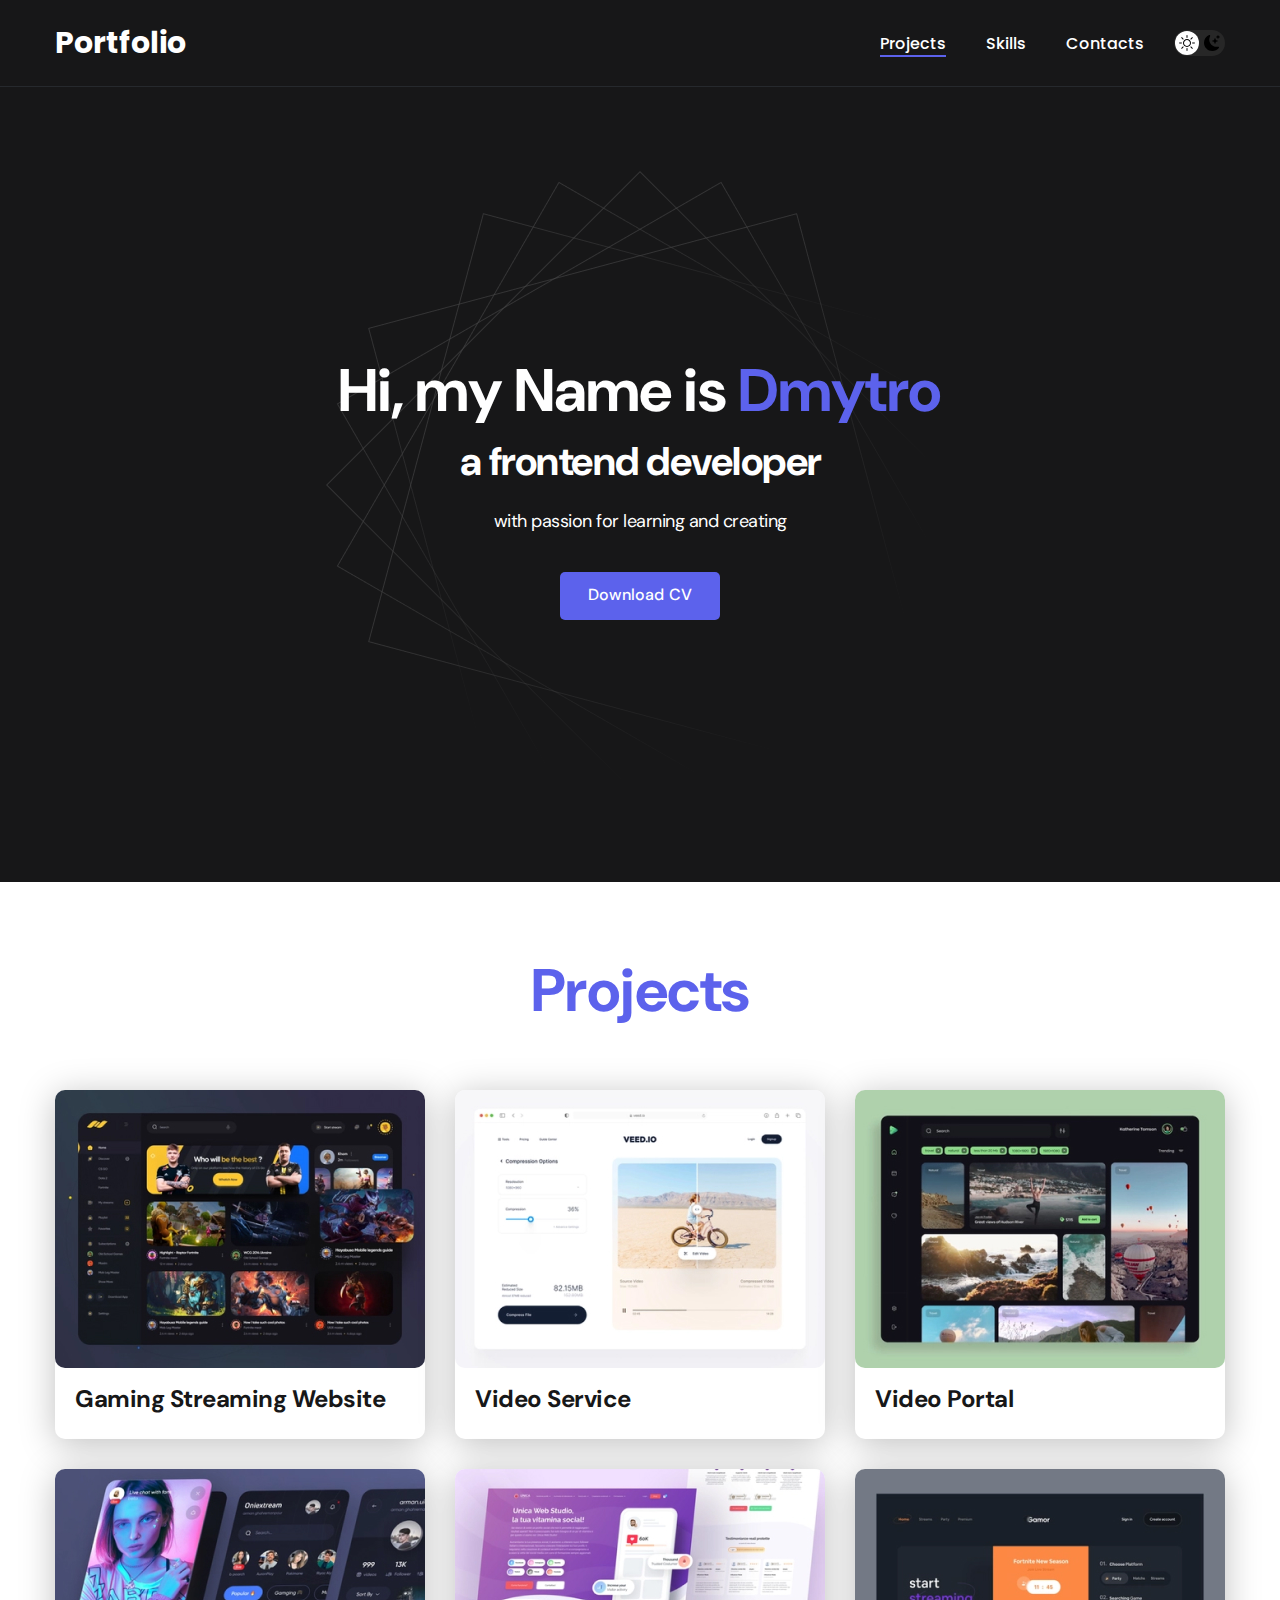
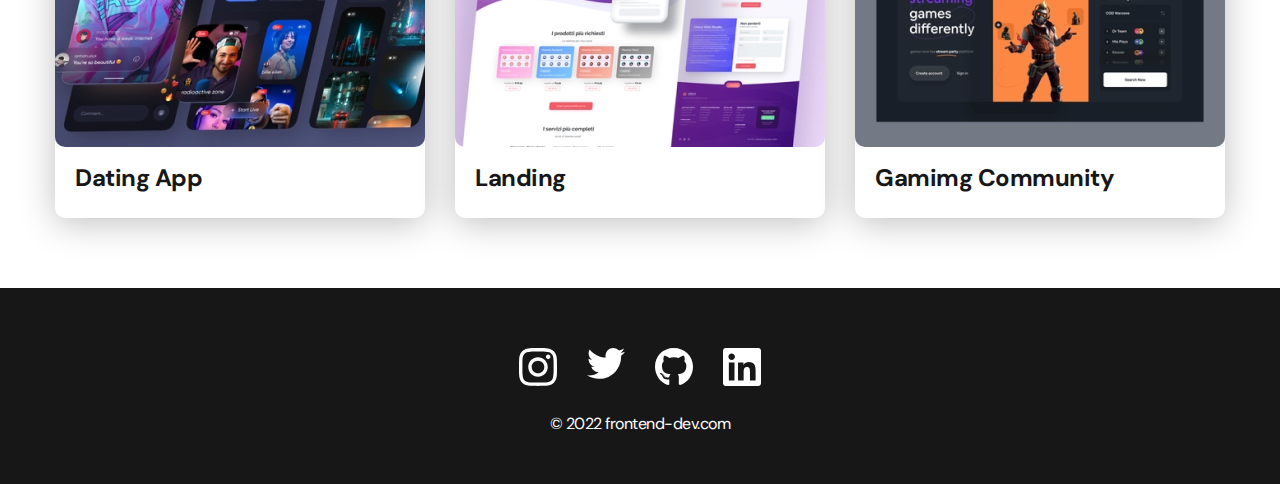
<file: index.html>
<!DOCTYPE html>
<html lang="en">

<head>
	<meta charset="UTF-8">
	<meta http-equiv="X-UA-Compatible" content="IE=edge">
	<meta name="viewport" content="width=device-width, initial-scale=1.0">
	<title>Portfolio</title>
	<link rel="stylesheet" href="./css/main.css">
</head>

<body>
	<nav class="nav">
		<div class="container">
			<div class="nav-row">
				<a href="./index.html" class="logo"><strong>Portfolio</strong></a>

				<button class="dark-mode-btn">
					<img src="./img/icons/sun.svg" alt="Light mode" class="dark-mode-btn__icon">
					<img src="./img/icons/moon.svg" alt="Dark mode" class="dark-mode-btn__icon">
				</button>

				<ul class="nav-list">
					<li class="nav-list__item"><a href="./index.html"
							class="nav-list__link nav-list__link--active">Projects</a></li>
					<li class="nav-list__item"><a href="./skills.html" class="nav-list__link">Skills</a></li>
					<li class="nav-list__item"><a href="./contacts.html" class="nav-list__link">Contacts</a></li>

				</ul>
			</div>
		</div>
	</nav>

	<header class="header">
		<div class="header__wrapper">
			<h1 class="header__title">
				<strong>Hi, my Name is <em>Dmytro</em></strong></br>
				a frontend developer
			</h1>
			<div class="header__text">
				<p>with passion for learning and creating</p>
			</div>
			<a href="#!" class="btn"> Download CV</a>
		</div>
	</header>

	<main class="section">
		<div class="container">
			<h2 class="title-1">Projects</h2>
			<ul class="projects">
				<li class="project">
					<a href="./project-page.html">
						<img src="./img/projects/01.jpg" alt="Project Img" class="project__img">
						<h3 class="project__title">Gaming Streaming Website</h3>
					</a>
				</li>
				<li class="project">
					<a href="./project-page.html">
						<img src="./img/projects/02.jpg" alt="Project Img" class="project__img">
						<h3 class="project__title">Video Service</h3>
					</a>
				</li>
				<li class="project">
					<a href="./project-page.html">
						<img src="./img/projects/03.jpg" alt="Project Img" class="project__img">
						<h3 class="project__title">Video Portal</h3>
					</a>
				</li>
				<li class="project">
					<a href="./project-page.html">
						<img src="./img/projects/04.jpg" alt="Project Img" class="project__img">
						<h3 class="project__title">Dating App</h3>
					</a>
				</li>
				<li class="project">
					<a href="./project-page.html">
						<img src="./img/projects/05.jpg" alt="Project Img" class="project__img">
						<h3 class="project__title">Landing</h3>
					</a>
				</li>
				<li class="project">
					<a href="./project-page.html">
						<img src="./img/projects/06.jpg" alt="Project Img" class="project__img">
						<h3 class="project__title">Gamimg Community</h3>
					</a>
				</li>
			</ul>
		</div>
	</main>

	<footer class="footer">
		<div class="container">
			<div class="footer__wrapper">
				<ul class="social">
					<li class="social__item"><a href="#!"><img src="./img/icons/instagram.svg" alt="Link"></a></li>
					<li class="social__item"><a href="#!"><img src="./img/icons/twitter.svg" alt="Link"></a></li>
					<li class="social__item"><a href="#!"><img src="./img/icons/gitHub.svg" alt="Link"></a></li>
					<li class="social__item"><a href="#!"><img src="./img/icons/linkedIn.svg" alt="Link"></a></li>
				</ul>
				<div class="copyright">
					<p>© 2022 frontend-dev.com</p>
				</div>
			</div>
		</div>

	</footer>

<script src="./js/main.js"></script>
</body>

</html>
</file>
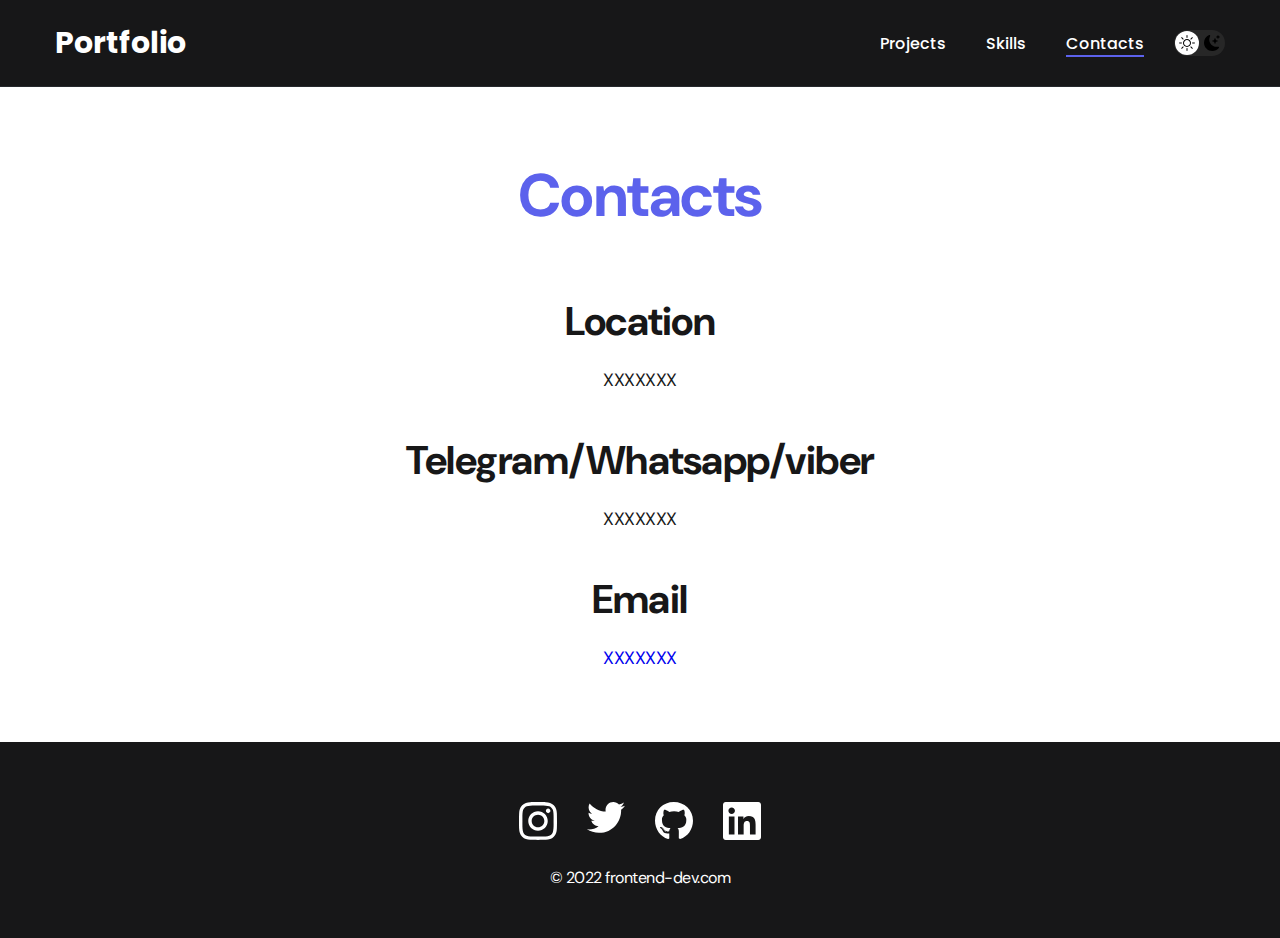
<file: contacts.html>
<!DOCTYPE html>
<html lang="en">

<head>
	<meta charset="UTF-8">
	<meta http-equiv="X-UA-Compatible" content="IE=edge">
	<meta name="viewport" content="width=device-width, initial-scale=1.0">
	<title>Portfolio</title>
	<link rel="stylesheet" href="./css/main.css">
</head>

<body>
	<nav class="nav">
		<div class="container">
			<div class="nav-row">
				<a href="./index.html" class="logo"><strong>Portfolio</strong></a>

				<button class="dark-mode-btn">
					<img src="./img/icons/sun.svg" alt="Light mode" class="dark-mode-btn__icon">
					<img src="./img/icons/moon.svg" alt="Dark mode" class="dark-mode-btn__icon">
				</button>

				<ul class="nav-list">
					<li class="nav-list__item"><a href="./index.html" class="nav-list__link ">Projects</a></li>
					<li class="nav-list__item"><a href="./skills.html" class="nav-list__link">Skills</a></li>
					<li class="nav-list__item"><a href="./contacts.html" class="nav-list__link nav-list__link--active">Contacts</a></li>
				</ul>
			</div>
		</div>
	</nav>

	<main class="section">
		<div class="container">
			<h1 class="title-1">Contacts</h2>


				<ul class="content-list">
					<li class="content-list__item">
						<h2 class="title-2">Location</h2>
						<p>XXXXXXX</p>

					</li>
					<li class="content-list__item">
						<h2 class="title-2">Telegram/Whatsapp/viber</h2>
						<p>XXXXXXX</p>

					</li>
					<li class="content-list__item">
						<h2 class="title-2">Email</h2>
						<p><a href="mailto:webdev@gmail.com">XXXXXXX</a></p>

					</li>
				</ul>
		</div>
	</main>

	<footer class="footer">
		<div class="container">
			<div class="footer__wrapper">
				<ul class="social">
					<li class="social__item"><a href="#!"><img src="./img/icons/instagram.svg" alt="Link"></a></li>
					<li class="social__item"><a href="#!"><img src="./img/icons/twitter.svg" alt="Link"></a></li>
					<li class="social__item"><a href="#!"><img src="./img/icons/gitHub.svg" alt="Link"></a></li>
					<li class="social__item"><a href="#!"><img src="./img/icons/linkedIn.svg" alt="Link"></a></li>
				</ul>
				<div class="copyright">
					<p>© 2022 frontend-dev.com</p>
				</div>
			</div>
		</div>

	</footer>

<script src="./js/main.js"></script>

</body>

</html>
</file>
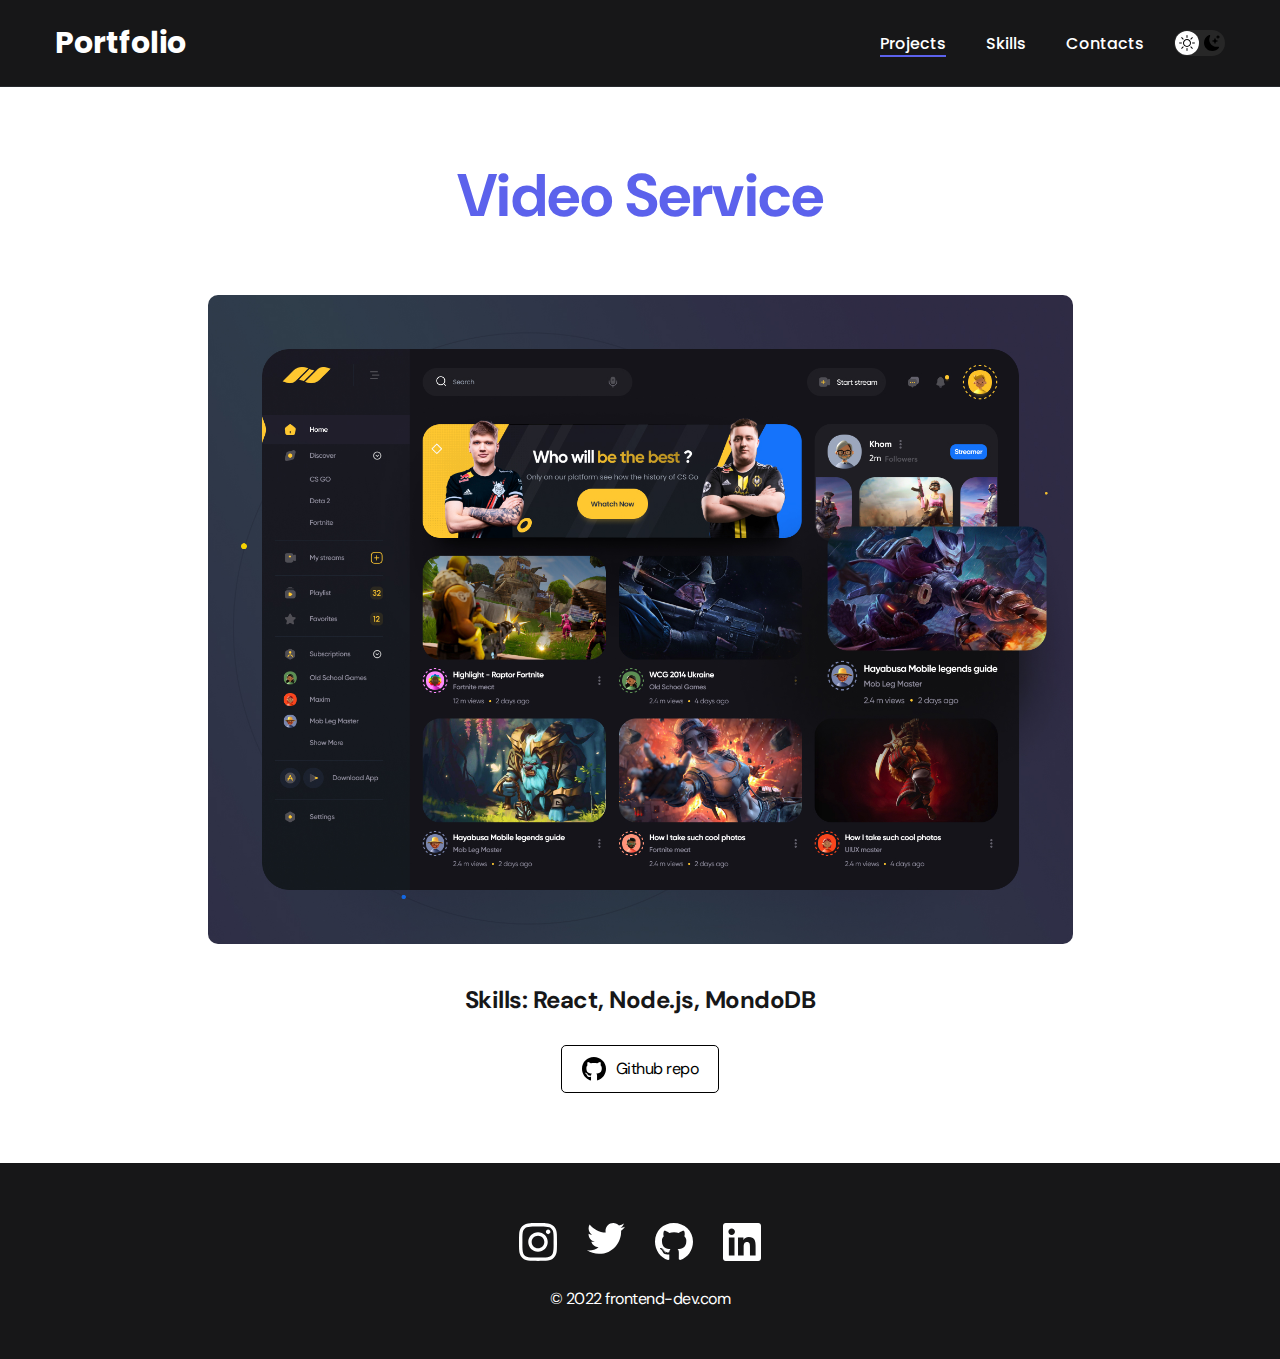
<file: project-page1.html>
<!DOCTYPE html>
<html lang="en">

<head>
	<meta charset="UTF-8">
	<meta http-equiv="X-UA-Compatible" content="IE=edge">
	<meta name="viewport" content="width=device-width, initial-scale=1.0">
	<title>Portfolio</title>
	<link rel="stylesheet" href="./css/main.css">
</head>

<body>
	<nav class="nav">
		<div class="container">
			<div class="nav-row">
				<a href="./index.html" class="logo"><strong>Portfolio</strong></a>

				<button class="dark-mode-btn">
					<img src="./img/icons/sun.svg" alt="Light mode" class="dark-mode-btn__icon">
					<img src="./img/icons/moon.svg" alt="Dark mode" class="dark-mode-btn__icon">
				</button>

				<ul class="nav-list">
					<li class="nav-list__item"><a href="./index.html"
							class="nav-list__link nav-list__link--active">Projects</a></li>
					<li class="nav-list__item"><a href="./skills.html" class="nav-list__link">Skills</a></li>
					<li class="nav-list__item"><a href="./contacts.html" class="nav-list__link">Contacts</a></li>

				</ul>
			</div>
		</div>
	</nav>

	<main class="section">
		<div class="container">
			<div class="project-details">

				<h1 class="title-1">Video Service</h2>
				
				<img src="./img/projects/01-big.jpg" alt="" class="project-details__cover">

				<div class="project-details__desc">
					<p>Skills: React, Node.js, MondoDB</p>
				</div>
				
				<a href="#!" class="btn-outline">
					<img src="./img/icons/gitHub-black.svg" alt="">
					Github repo
				</a>

			</div>
		</div>
	</main>

	<footer class="footer">
		<div class="container">
			<div class="footer__wrapper">
				<ul class="social">
					<li class="social__item"><a href="#!"><img src="./img/icons/instagram.svg" alt="Link"></a></li>
					<li class="social__item"><a href="#!"><img src="./img/icons/twitter.svg" alt="Link"></a></li>
					<li class="social__item"><a href="#!"><img src="./img/icons/gitHub.svg" alt="Link"></a></li>
					<li class="social__item"><a href="#!"><img src="./img/icons/linkedIn.svg" alt="Link"></a></li>
				</ul>
				<div class="copyright">
					<p>© 2022 frontend-dev.com</p>
				</div>
			</div>
		</div>

	</footer>

<script src="./js/main.js"></script>

</body>

</html>
</file>
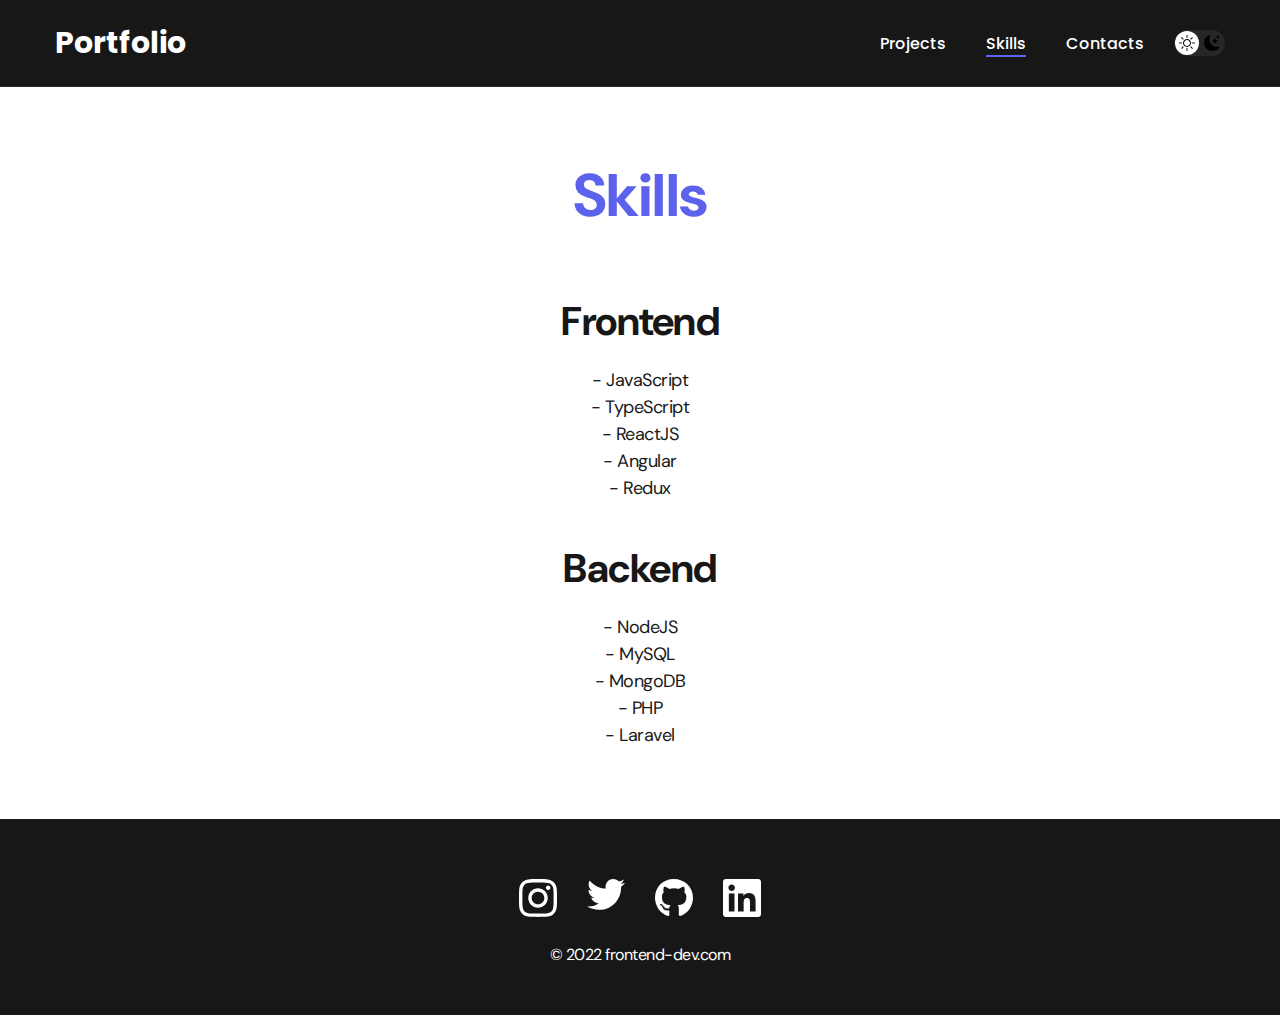
<file: skills.html>
<!DOCTYPE html>
<html lang="en">

<head>
	<meta charset="UTF-8">
	<meta http-equiv="X-UA-Compatible" content="IE=edge">
	<meta name="viewport" content="width=device-width, initial-scale=1.0">
	<title>Portfolio</title>
	<link rel="stylesheet" href="./css/main.css">
</head>

<body>
	<nav class="nav">
		<div class="container">
			<div class="nav-row">
				<a href="./index.html" class="logo"><strong>Portfolio</strong></a>

				<button class="dark-mode-btn">
					<img src="./img/icons/sun.svg" alt="Light mode" class="dark-mode-btn__icon">
					<img src="./img/icons/moon.svg" alt="Dark mode" class="dark-mode-btn__icon">
				</button>

				<ul class="nav-list">
					<li class="nav-list__item"><a href="./index.html"
							class="nav-list__link ">Projects</a></li>
					<li class="nav-list__item"><a href="./skills.html" class="nav-list__link nav-list__link--active">Skills</a></li>
					<li class="nav-list__item"><a href="./contacts.html" class="nav-list__link">Contacts</a></li>

				</ul>
			</div>
		</div>
	</nav>

	<main class="section">
		<div class="container">
				<h1 class="title-1">Skills</h2>
				

				<ul class="content-list">
					<li class="content-list__item">
						<h2 class="title-2">Frontend</h2>
							<ul class="frontend__skills">
								<li class="frontend__skill">- JavaScript</li>
								<li class="frontend__skill">- TypeScript</li>
								<li class="frontend__skill">- ReactJS</li>
								<li class="frontend__skill">- Angular</li>
								<li class="frontend__skill">- Redux</li>
							</ul>
					</li>
					<li class="content-list__item">
						<h2 class="title-2">Backend</h2>
							<ul class="backend__skills">
								<li class="backend__skill">- NodeJS</li>
								<li class="backend__skill">- MySQL</li>
								<li class="backend__skill">- MongoDB</li>
								<li class="backend__skill">- PHP</li>
								<li class="backend__skill">- Laravel</li>
							</ul>
					</li>
				</ul>
		</div>
	</main>

	<footer class="footer">
		<div class="container">
			<div class="footer__wrapper">
				<ul class="social">
					<li class="social__item"><a href="#!"><img src="./img/icons/instagram.svg" alt="Link"></a></li>
					<li class="social__item"><a href="#!"><img src="./img/icons/twitter.svg" alt="Link"></a></li>
					<li class="social__item"><a href="#!"><img src="./img/icons/gitHub.svg" alt="Link"></a></li>
					<li class="social__item"><a href="#!"><img src="./img/icons/linkedIn.svg" alt="Link"></a></li>
				</ul>
				<div class="copyright">
					<p>© 2022 frontend-dev.com</p>
				</div>
			</div>
		</div>

	</footer>

<script src="./js/main.js"></script>

</body>

</html>
</file>
<file: css/main.css>
@import "./reset.css";
@import url('https://fonts.googleapis.com/css2?family=DM+Sans:wght@400;500;700&family=Poppins:wght@400;500;700&display=swap');

:root {
	--black: #171718;
	--black-border: #26292D;
	--black-shadow: rgba(0, 0, 0, 0.25);
	--ultra-black-shadow: rgba(0, 0, 0, 0.8);
	--white: #FFF;
	--purple: #5C62EC;
	--blackpure: #000;
	--grey: #252526;

	--text-color: var(--black);
	--dark-bg: var(--black);
	--dark-border: var(--black-border);
	--header-text: var(--white);
	--accent: var(--purple);

	/* Light Mode */
	--page-bg: var(--white);
	--text-color: var(--black);	

	--title-1: var(--accent);

	--project-card-bg: var(--white);
	--project-card-text: var(--black);

	--box-shadow: 0px 5px 35px var(--black-shadow);
}

.dark {
	--page-bg: var(--grey);
	--text-color: var(--white);

	--title-1: var(--white);
	--project-card-bg: var(--black);
	--project-card-text: var(--white);

	--box-shadow: 0px 5px 35px var(--ultra-black-shadow);
}



html,
body {
	display: flex;
	flex-direction: column;
	min-height: 100vh;

	font-family: 'DM Sans', sans-serif;
	letter-spacing: -0.5px;
	
	/* Light Mode */
	background-color:  var(--page-bg);
	color: var(--text-color);
}

/* General */

.container {
	padding: 0 15px;
	max-width: 1200px;
	margin: 0 auto;
}

.none {
	display: none !important;
}

.section {
	padding: 70px 0;
}

.title-1 {
	margin-bottom: 60px;
	font-size: 60px;
	font-weight: 700;
	line-height: 1.3;
	color: var(--title-1);
	text-align: center;
}

.title-2 {
	margin-bottom: 20px;
	font-size: 40px;
	line-height: 1.3;
	font-weight: 700;
}

.nav {
	padding: 20px 0;
	background-color: var(--dark-bg);
	color: var(--header-text);
	border-bottom: 1px solid var(--dark-border);
	letter-spacing: normal;
}

.nav-row {
	display: flex;
	justify-content: flex-end;
	align-items: center;
	column-gap: 30px;
	row-gap: 20px;
	flex-wrap: wrap;
}

a.logo {
	margin-right: auto;	
}

.logo {
	color: var(--header-text);
	font-size: 24px;
	font-family: 'Poppins', sans-serif;
}

.logo strong {
	font-weight: 700;
	font-size: 30px;
}

.nav-list {
	display: flex;
	align-items: center;
	column-gap: 40px;
	font-size: medium;
	font-weight: 500;
	font-family: 'Poppins', sans-serif;
	flex-wrap: wrap;
	row-gap: 10px;
}

.nav-list__link {
	color: var(--header-text);
}

.nav-list__link:hover {
	color: var(--header-text);
	transition: opacity 0.2s ease-in;
}

.nav-list__link--active {
	position: relative;
}

.nav-list__link--active::before {
	content: "";
	position: absolute;
	left: 0;
	top: 100%;
	display: block;
	height: 2px;
	width: 100%;
	background-color: var(--accent);
}

/* Dark Mode btn */

.dark-mode-btn {
	order: 1;
	display: flex;
	width:51px;
	height:26px;
	border-radius: 50px;
	background-color: #272727;
	padding: 5px;
	justify-content: space-between;
	position: relative;
}

.dark-mode-btn::before {
	content: "";
	position: absolute;
	left: 1px;
	top:1px;
	display: block;
	width: 24px;
	height: 24px;
	border-radius: 50%;
	background-color: var(--white);
	transition:  left 0.2s ease-in;
}

.dark-mode-btn--active::before {
	left: 26px;
}

.dark-mode-btn__icon {
	position: relative;
	z-index: 9;
}


/* Header */

.header {
	background-color: var(--dark-bg);
	color: var(--header-text);
	min-height: 795px;
	padding: 40px 0;
	display: flex;
	justify-content: center;
	align-items: center;
	text-align: center;
	background-image: url('./../img/header-bg.png');
	background-repeat: no-repeat;
	background-size: auto;
	background-position: center center;

}

.header__wrapper {
	max-width: 680px;
	padding: 0 15px;

}

.header__title {
	font-weight: 700;
	font-size: 40px;
	line-height: 1.4;
	margin-bottom: 20px;
}

.header__title strong {
	font-weight: 700;
	font-size: 60px;
}

.header__title em {
	font-style: normal;
	color: var(--accent);
}

.header__text {
	margin-bottom: 40px;
	font-size: 18px;
	line-height: 1.333;
}

.header__text p+p {
	margin-top: 1em;
}

/* Button */

.btn {
	height: 48px;
	background-color: var(--accent);
	display: inline-block;
	padding: 12px 28px;
	border-radius: 5px;
	color: var(--white);
	letter-spacing: 0.15px;
	font-size: 16px;
	font-weight: 500;
	transition: opacity 0.2s ease-in;
}

.btn:hover {
	opacity: 0.8;
}

.btn:active {
	position: relative;
	top: 1px;
}

/* Btn outline */

.btn-outline {
	border-radius: 5px;
	height: 48px;
	padding: 12px 20px;
	border: 1px solid var(--blackpure);
	background-color: var(--white);
	color: var(--blackpure);
	display: flex;
	column-gap: 10px;
	align-items: center;
	transition: opacity 0.2s ease-in;
}

.btn-outline:hover {
	opacity: 0.8;
	border: 1px solid var(--accent);
	color: var(--accent);
	filter: invert(45%) sepia(51%) saturate(6622%) hue-rotate(226deg) brightness(98%) contrast(89%);
}

.btn-outline:active {
	position: relative;
	top: 1px;
}

/* Projects */

.projects {
	display: flex;
	justify-content: center;
	flex-wrap: wrap;
	column-gap: 30px;
	row-gap: 30px;
}

.project {
	max-width: 370px;
	background-color: var(--project-card-bg);
	box-shadow: var(--box-shadow);
	border-radius: 10px;
}

.project__img {
	border-radius: 10px;
}

.project__title {
	padding: 15px 20px 25px;
	font-weight: 700;
	font-size: 24px;
	line-height: 1.3;
	color: var(--project-card-text);
}

/* Project Details */

.project-details {
	margin: 0 auto;
	max-width: 865px;
	display: flex;
	align-items: center;
	flex-direction: column;
	text-align: center;
}

.project-details__cover {
	max-width: 100%;
	margin-bottom: 40px;
	box-shadow: var(--black-shadow);
	border-radius: 10px;
}

.project-details__desc {
	margin-bottom: 30px;
	font-weight: 700;
	font-size: 24px;
	line-height: 1.3;
}

/* Content List */

.content-list {
	margin: 0 auto;
	max-width: 570px;
	display: flex;
	flex-direction: column;
	align-items: center;
	text-align: center;
	row-gap: 40px;
}

.content-list__item {
	font-size: 18px;
	line-height: 1.5;
}

.content-list__item p + p {
	margin-top: 0.5em;
}



/* Footer */

.footer {
	margin-top: auto;
	padding: 60px 0 50px;
	background-color: var(--dark-bg);
	color: var(--header-text);
}

.footer__wrapper {
	display: flex;
	flex-direction: column;
	align-items: center;
	row-gap: 27px;
}

.social {
	display: flex;
	column-gap: 30px;
}

.copyright {
	font-size: 16px;
}

.copyright p+p {
	margin-top: 0.5em;
}

@media (max-width: 620px) {
	.section {
		padding: 40px 0;
	}

	.title-1 {
		margin-bottom: 30px;
		font-size: 40px;
	}

	.title-2 {
		margin-bottom: 10px;
		font-size: 30px;
	}

	.header {
		min-height: unset;
	}

	.header__title {
		font-size: 30px;
	}

	.header__title strong {
		font-size: 40px;
	}

	/* Nav */

	.nav-row {
		justify-content: space-between;
	}

	.dark-mode-btn {
		order: 0;
	}

	/* General */

	.project__title {
		font-size: 22px;
	}

	.footer {
		padding: 40px 0 30px;
	}

	.social {
		column-gap: 20px;
	}

	.social__item {
		width: 20px;
	}

	.footer__wrapper {
		row-gap: 20px;
	}

	.content-list {
		row-gap: 20px;
	}

	.content-list__item {
		font-size: 16px;

	}

	.project-details__desc {
		margin-bottom:  20px;
		font-size: 22px;
	}
}
</file>
